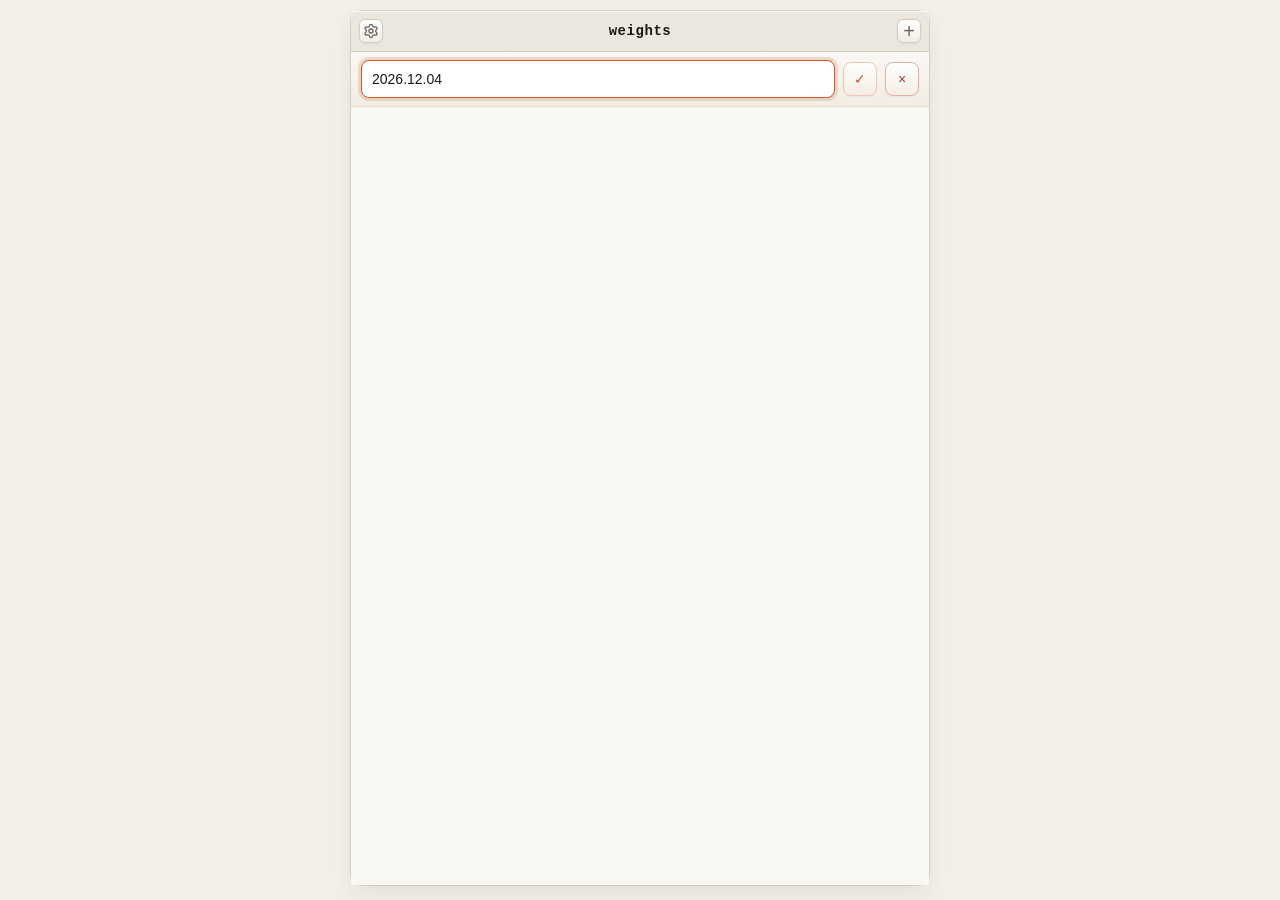
<file: index.html>
<!doctype html>
<html lang="en">
<head>
  <meta charset="utf-8" />
  <meta name="viewport" content="width=device-width,initial-scale=1,viewport-fit=cover" />
  <meta name="theme-color" content="#ece7de" />
  <meta name="mobile-web-app-capable" content="yes" />
  <meta name="apple-mobile-web-app-capable" content="yes" />
  <meta name="apple-mobile-web-app-title" content="Weights" />
  <title>Weights</title>
  <link rel="manifest" href="./manifest.webmanifest" />
  <link rel="icon" href="./icon-192.png?v=20260323" sizes="192x192" type="image/png" />
  <link rel="apple-touch-icon" sizes="180x180" href="./apple-touch-icon.png?v=20260323" />
  <link rel="stylesheet" href="./styles.css" />
</head>
<body class="boot">
  <div class="wrap">
    <div class="card">
      <div class="titleBar">
        <div class="titleMain">
          <button id="settingsBtn" class="settingsBtn" type="button" aria-label="Settings" title="Settings">
            <svg xmlns="http://www.w3.org/2000/svg" viewBox="0 0 24 24" fill="none" stroke-width="2" stroke-linecap="round" stroke-linejoin="round" aria-hidden="true">
              <path d="M9.671 4.136a2.34 2.34 0 0 1 4.659 0 2.34 2.34 0 0 0 3.319 1.915 2.34 2.34 0 0 1 2.33 4.033 2.34 2.34 0 0 0 0 3.831 2.34 2.34 0 0 1-2.33 4.033 2.34 2.34 0 0 0-3.319 1.915 2.34 2.34 0 0 1-4.659 0 2.34 2.34 0 0 0-3.32-1.915 2.34 2.34 0 0 1-2.33-4.033 2.34 2.34 0 0 0 0-3.831A2.34 2.34 0 0 1 6.35 6.051a2.34 2.34 0 0 0 3.319-1.915"></path>
              <circle cx="12" cy="12" r="3"></circle>
            </svg>
          </button>
          <span class="titleText">Weights</span>
          <button id="addWorkoutBtn" class="titleRightBtn" type="button" aria-label="Add workout" title="Add workout">+</button>
          <button id="backBtn" class="titleRightBtn hidden" type="button" aria-label="Back" title="Back">
            <svg xmlns="http://www.w3.org/2000/svg" viewBox="0 0 24 24" fill="none" stroke-width="2" stroke-linecap="round" stroke-linejoin="round" aria-hidden="true">
              <path d="m15 18-6-6 6-6"></path>
            </svg>
          </button>
        </div>
        <div id="titleMenu" class="titleMenu">
          <button id="importCsvBtn" class="titleMenuBtn" type="button">Import CSV</button>
          <button id="exportCsvBtn" class="titleMenuBtn" type="button">Export CSV</button>
          <div class="settingsGroup">
            <label class="settingsLabel" for="fontSizeSlider">
              <span>Font Size</span>
              <span id="fontSizeValue" class="settingsValue">10pt</span>
            </label>
            <input id="fontSizeSlider" class="settingsSlider" type="range" min="10" max="24" step="1" value="10" />
          </div>
          <div class="settingsGroup">
            <div class="settingsLabel">Theme Color</div>
            <div id="themeOptions" class="themeOptions" role="radiogroup" aria-label="Theme color"></div>
          </div>
          <button id="deleteAllBtn" class="titleMenuBtn danger" type="button">Delete All</button>
          <div id="deleteConfirmRow" class="deleteConfirmRow">
            <span class="deleteConfirmText">Are you sure?</span>
            <div class="deleteConfirmActions">
              <button id="deleteConfirmOkBtn" class="deleteConfirmBtn ok" type="button" aria-label="Confirm delete all" title="Confirm">✓</button>
              <button id="deleteConfirmCancelBtn" class="deleteConfirmBtn cancel" type="button" aria-label="Cancel delete all" title="Cancel">×</button>
            </div>
          </div>
          <input id="csvImportInput" class="fileInput" type="file" accept=".csv,text/csv" />
        </div>
      </div>
      <div id="mainAddHost"></div>
      <div id="importStatus" class="importStatus" aria-live="polite"></div>
      <div id="list"></div>
      <div id="historyDrawer" class="historyDrawer hidden">
        <div id="historyTab" class="historyTab" role="button" tabindex="0" aria-expanded="false">
          <div class="historyTabText">
            <span class="historyTabLabel">History</span>
            <span id="historyMeta" class="historyMeta"></span>
          </div>
          <div class="historyTabActions">
            <button id="historyFilterBtn" class="historyFilterBtn hidden" type="button" aria-label="Filter history" title="Filter history">
              <span id="historyFilterIcon" class="historyFilterIcon" aria-hidden="true"></span>
            </button>
            <span id="historyChevron" class="historyChevron" aria-hidden="true"></span>
          </div>
        </div>
        <div id="historyFilterBar" class="historyFilterBar hidden">
          <input id="historyWeightFilterInput" type="text" placeholder="Weight..." autocomplete="off" spellcheck="false" />
          <input id="historyRepsFilterInput" type="text" placeholder="Reps..." autocomplete="off" spellcheck="false" />
        </div>
        <div id="historyPanel" class="historyPanel">
          <div id="historyList" class="historyList"></div>
        </div>
      </div>
    </div>
  </div>

  <script src="./main.js"></script>
  <script async data-id="101502386" src="//static.getclicky.com/js"></script>
</body>
</html>
</file>
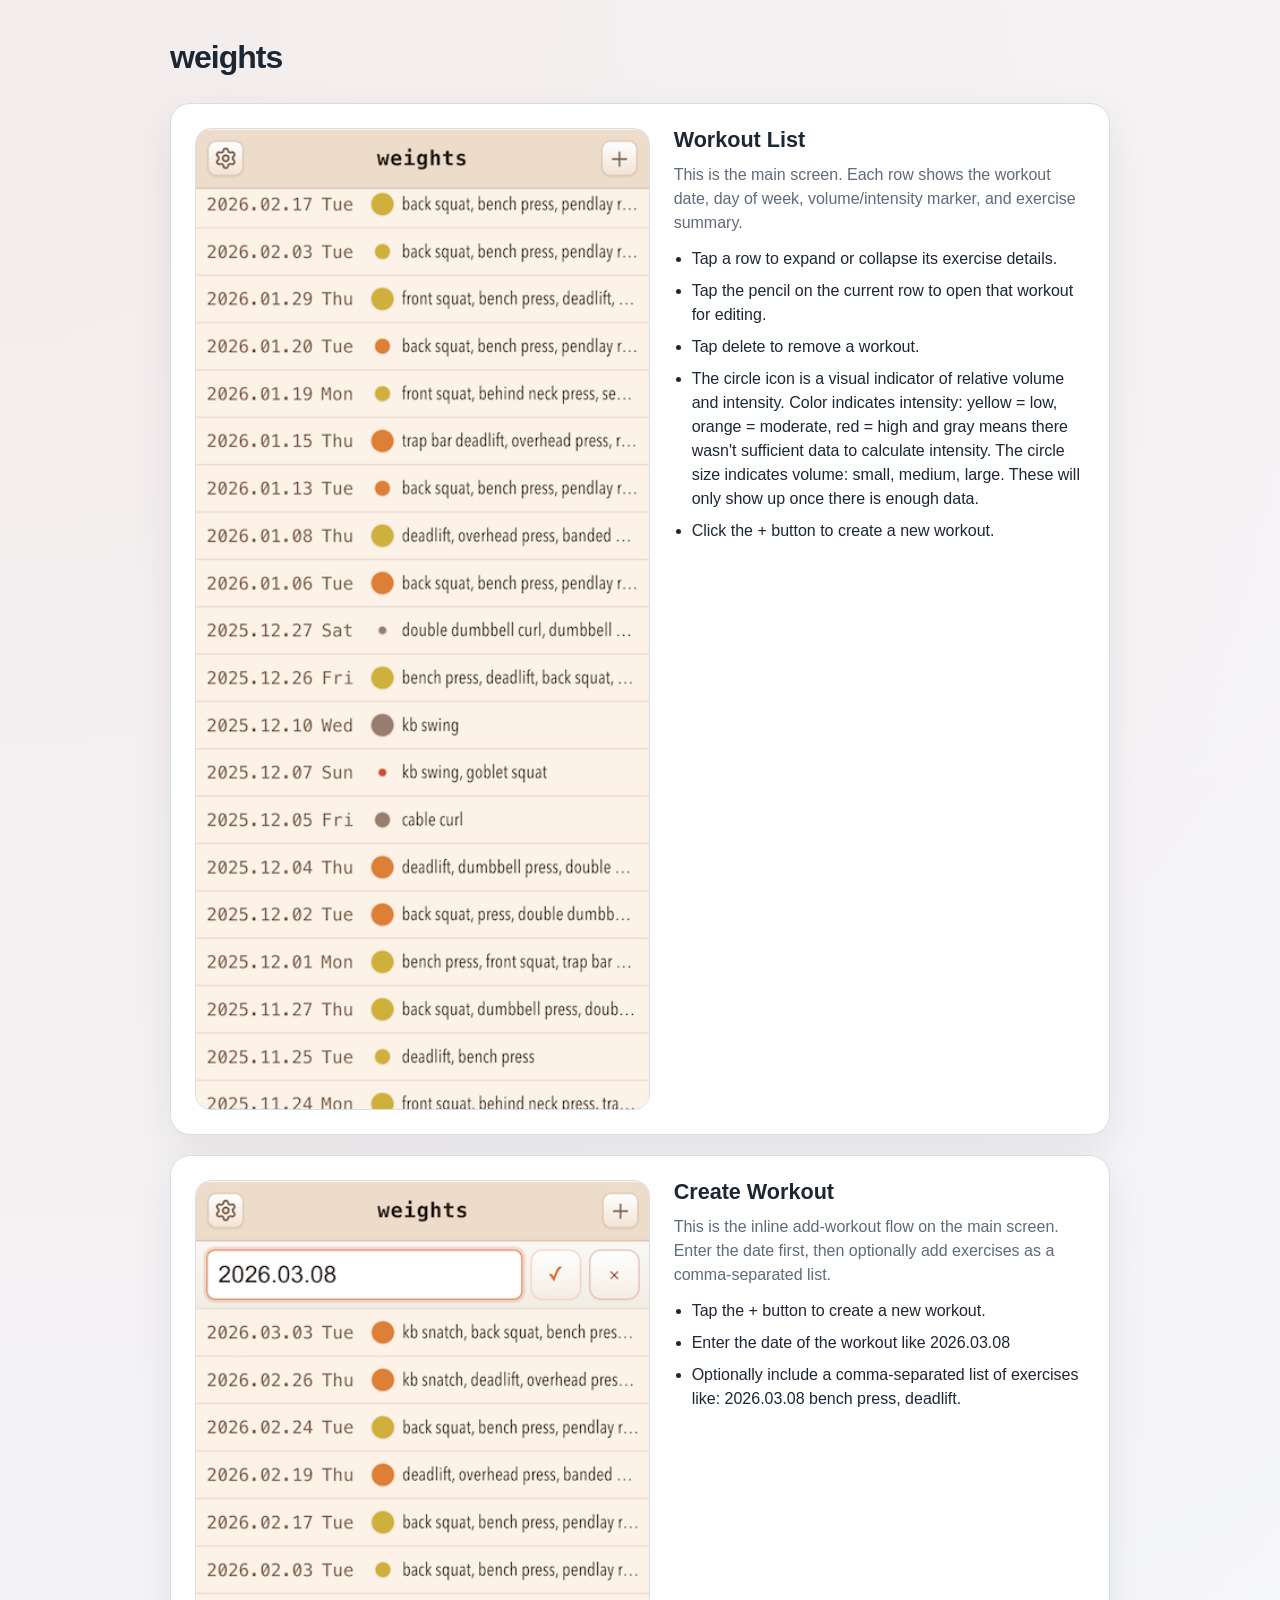
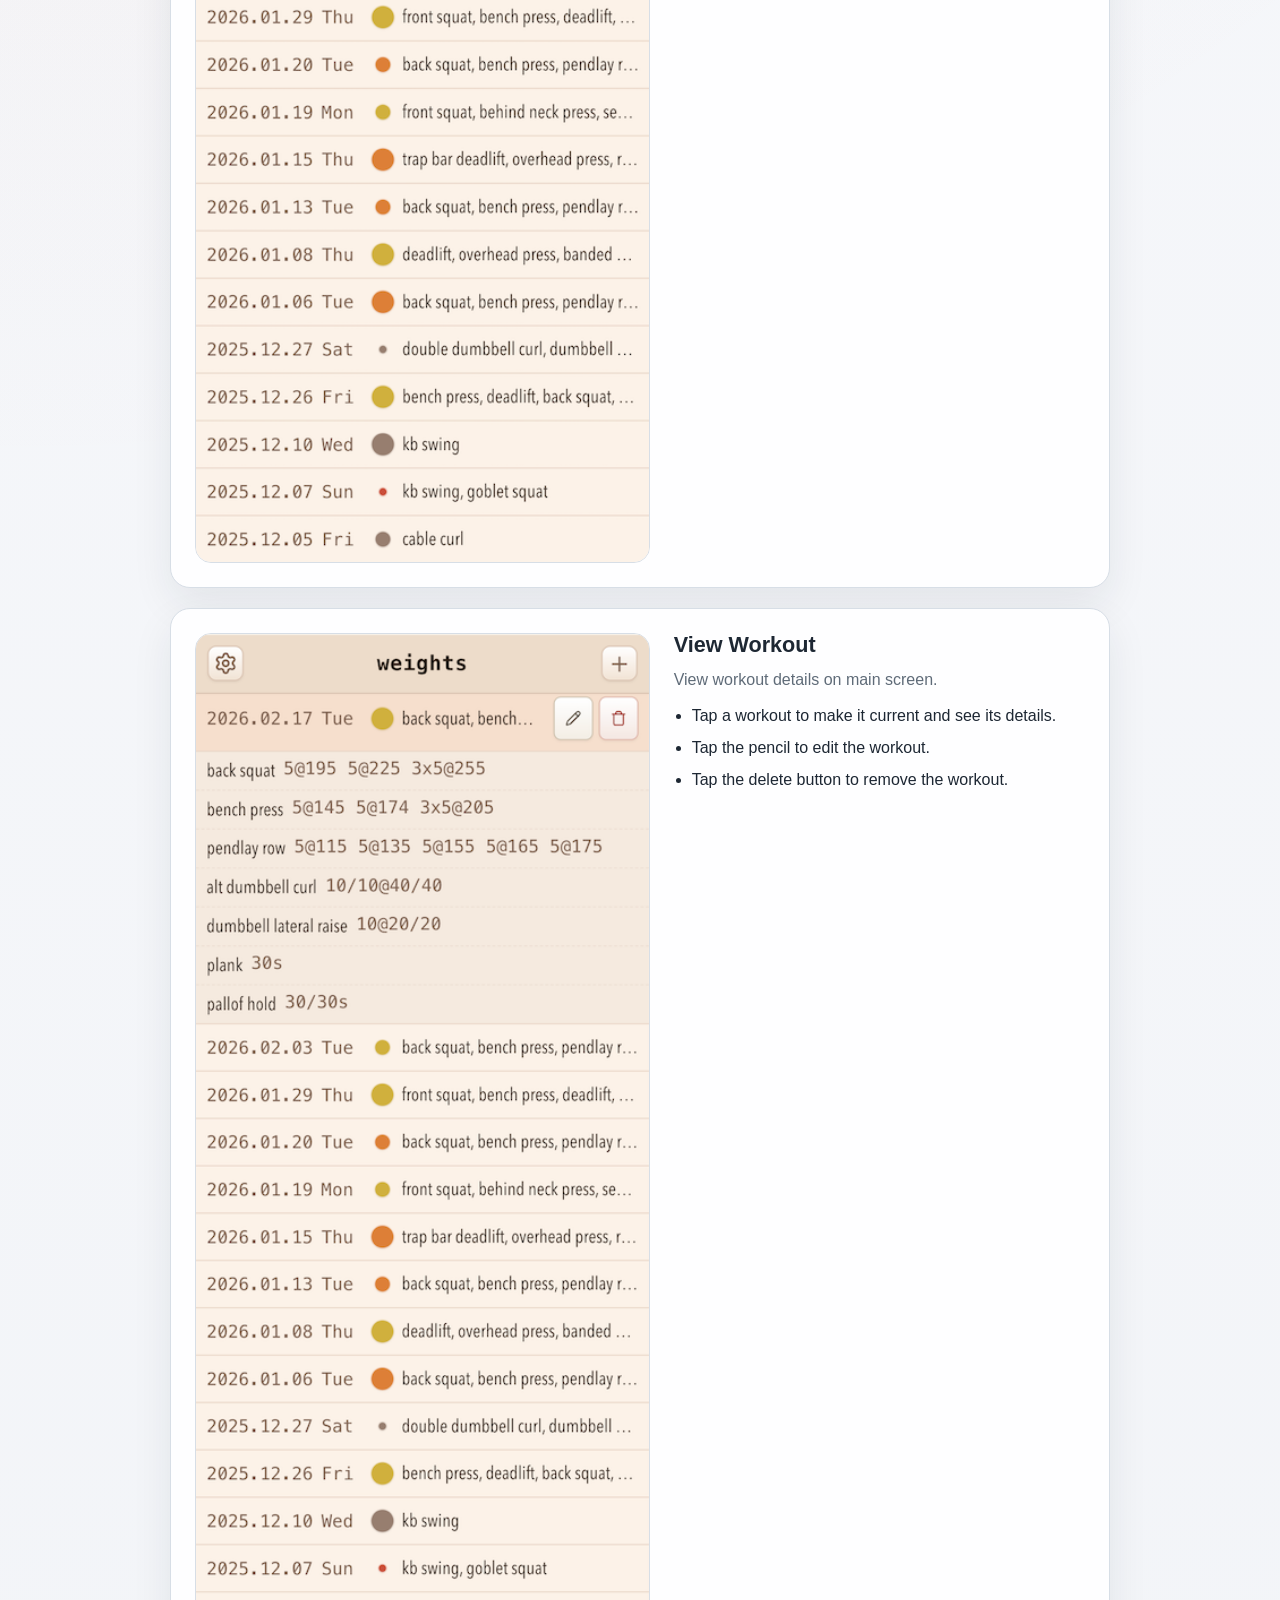
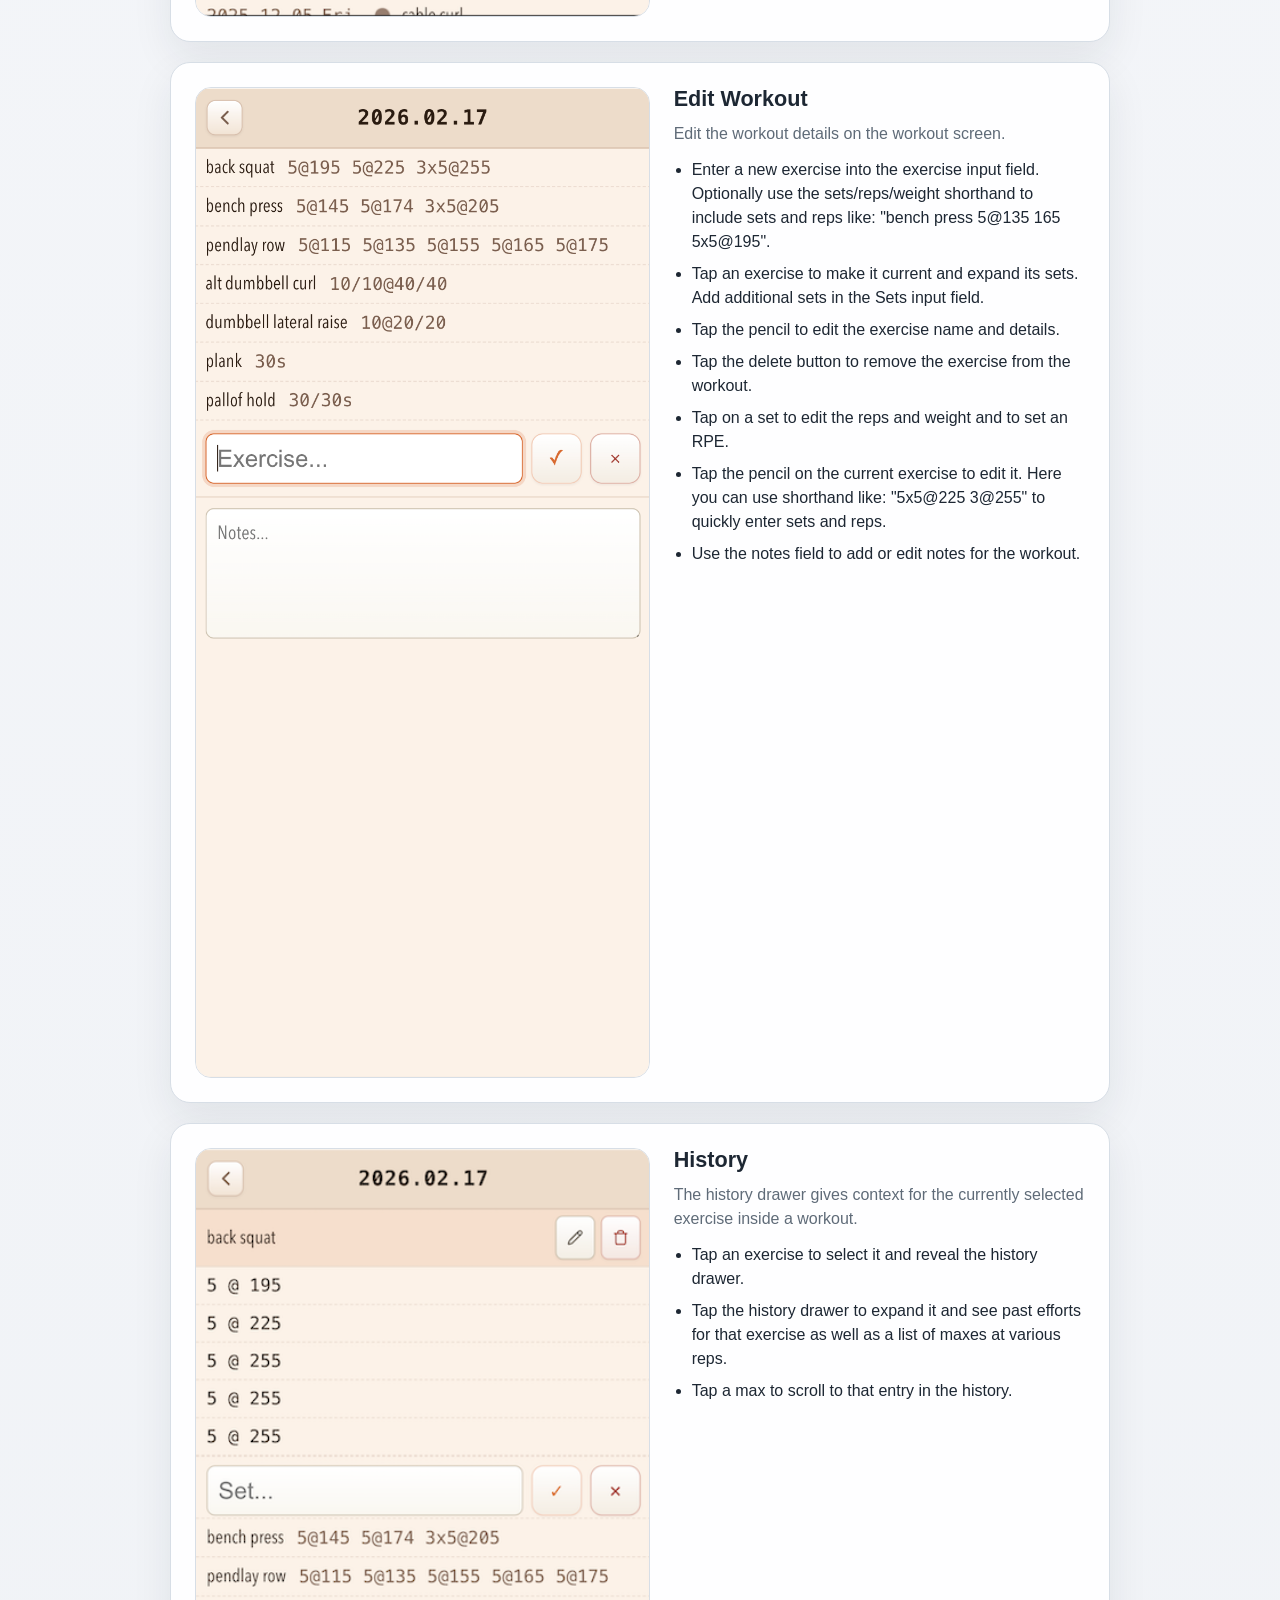
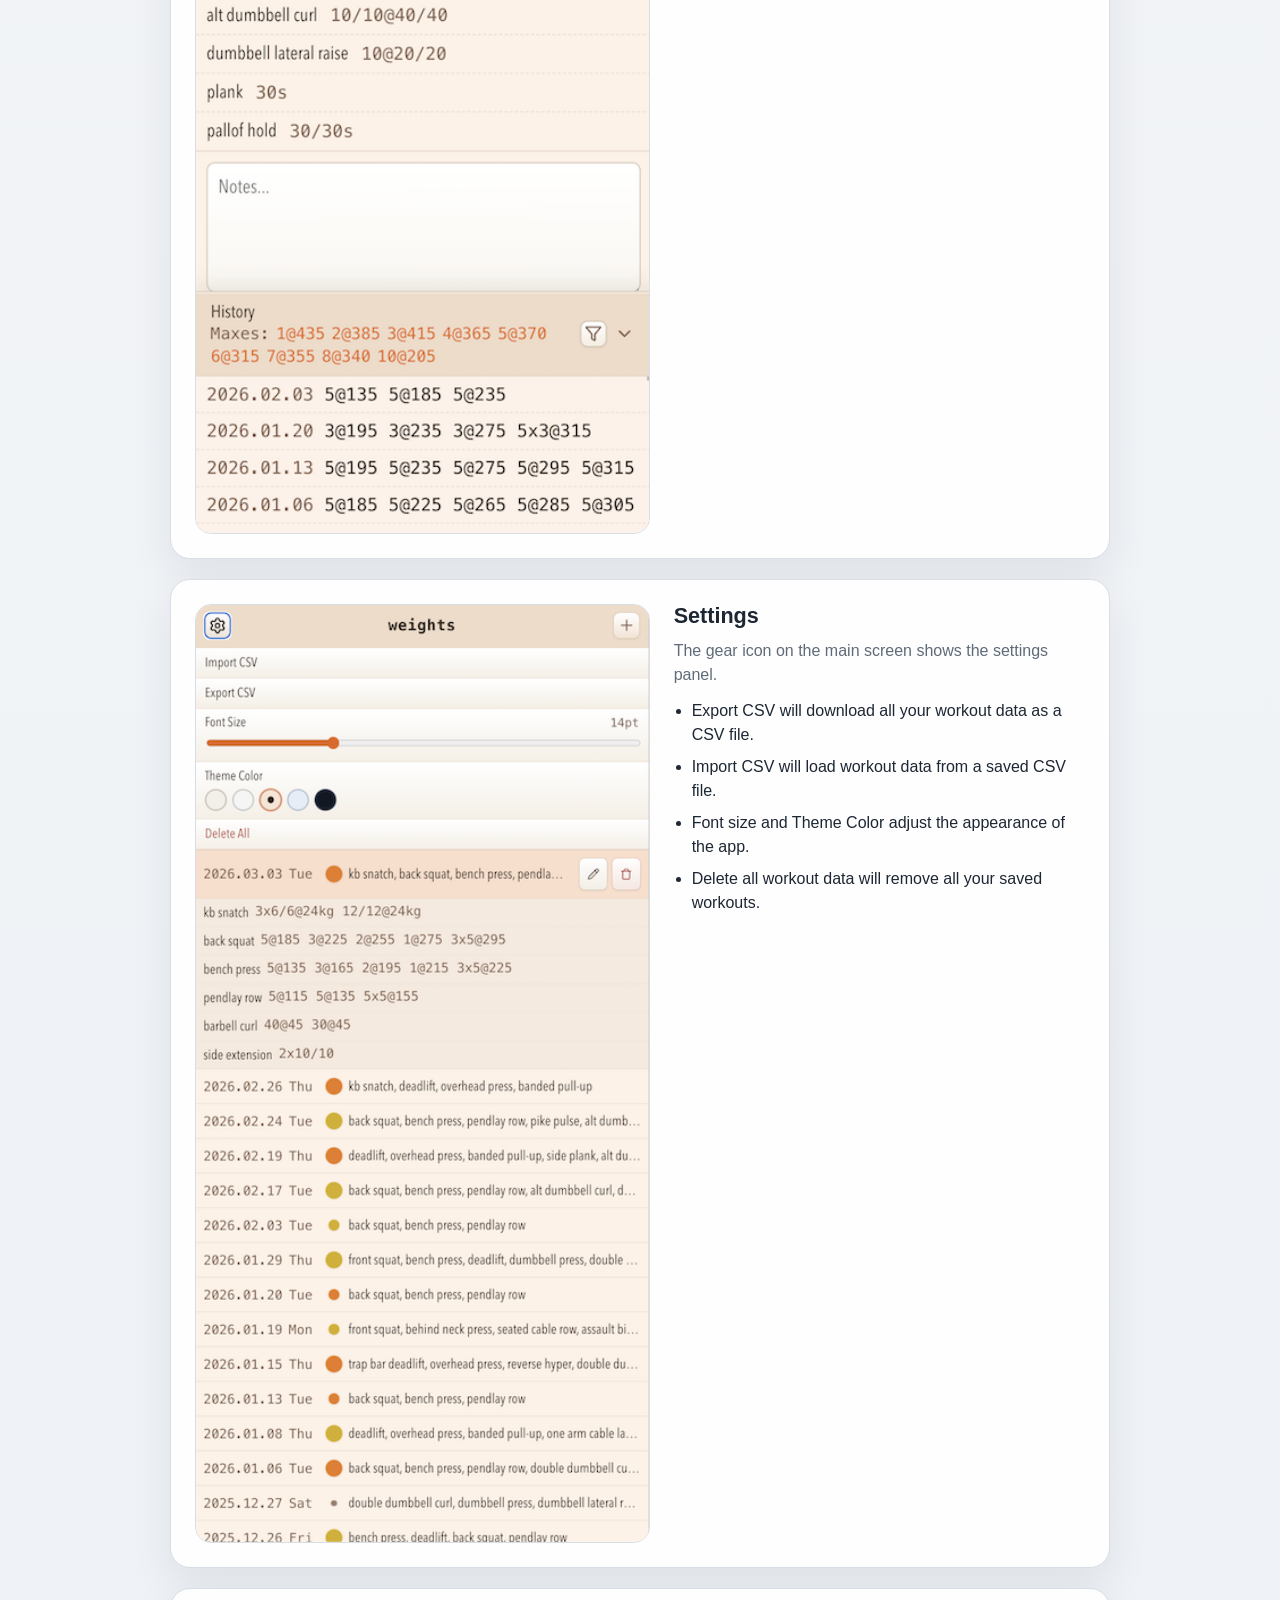
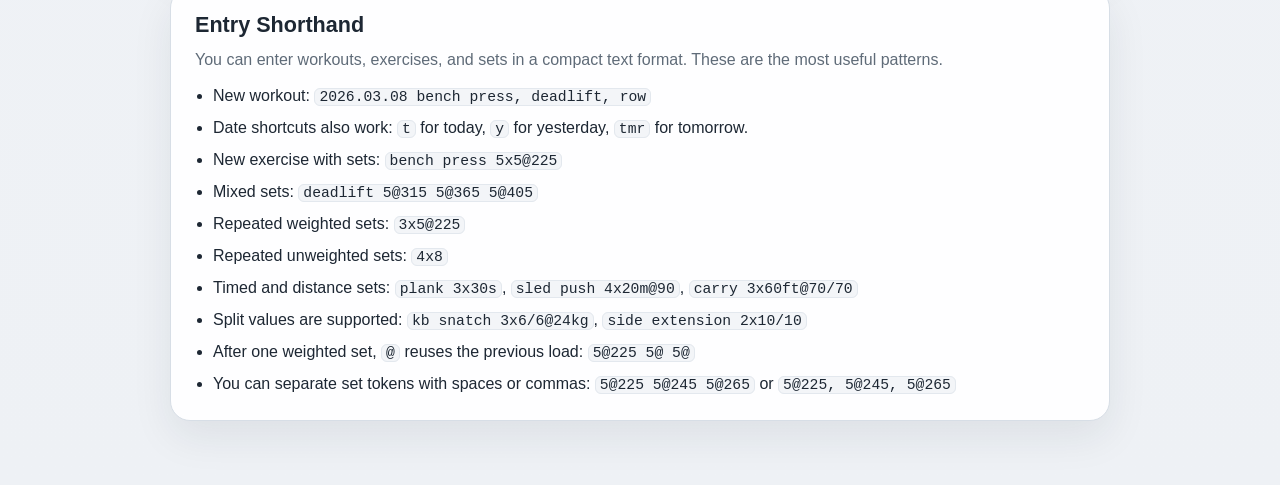
<file: docs/index.html>
<!DOCTYPE html>
<html lang="en">
<head>
  <meta charset="UTF-8">
  <meta name="viewport" content="width=device-width, initial-scale=1">
  <title>Weights UI Tour</title>
  <style>
    :root {
      --bg: #eef1f5;
      --surface: #ffffff;
      --ink: #1d2733;
      --muted: #5f6b78;
      --line: #d7dee6;
      --accent: #cc5b34;
      --shadow: 0 16px 40px rgba(20, 32, 45, 0.08);
    }

    * {
      box-sizing: border-box;
    }

    body {
      margin: 0;
      background:
        radial-gradient(circle at top left, rgba(204, 91, 52, 0.08), transparent 30%),
        linear-gradient(180deg, #f7f8fb 0%, var(--bg) 100%);
      color: var(--ink);
      font: 16px/1.5 "Avenir Next", "Segoe UI", sans-serif;
    }

    main {
      max-width: 980px;
      margin: 0 auto;
      padding: 40px 20px 64px;
    }

    header {
      margin-bottom: 28px;
    }

    h1 {
      margin: 0 0 8px;
      font-size: 2rem;
      line-height: 1.1;
      letter-spacing: -0.03em;
    }

    .lede {
      margin: 0;
      color: var(--muted);
      max-width: 680px;
    }

    .section {
      display: grid;
      gap: 24px;
      grid-template-columns: minmax(0, 1.05fr) minmax(280px, 0.95fr);
      align-items: start;
      padding: 24px;
      margin-top: 20px;
      background: color-mix(in srgb, var(--surface) 94%, #f4f6f8 6%);
      border: 1px solid var(--line);
      border-radius: 20px;
      box-shadow: var(--shadow);
    }

    .section.copyOnly {
      grid-template-columns: 1fr;
    }

    .shot {
      margin: 0;
    }

    .shot img {
      display: block;
      width: 100%;
      height: auto;
      border-radius: 16px;
      border: 1px solid var(--line);
      background: #dfe5eb;
    }

    .copy h2 {
      margin: 0 0 10px;
      font-size: 1.35rem;
      line-height: 1.15;
    }

    .copy p {
      margin: 0 0 12px;
      color: var(--muted);
    }

    .copy ul {
      margin: 0;
      padding-left: 18px;
    }

    .copy li + li {
      margin-top: 8px;
    }

    code {
      font: 0.92em/1.2 Menlo, Consolas, monospace;
      background: #f3f5f8;
      border: 1px solid #e3e8ee;
      border-radius: 6px;
      padding: 0 4px;
    }

    @media (max-width: 760px) {
      main {
        padding: 28px 14px 40px;
      }

      .section {
        grid-template-columns: 1fr;
        padding: 18px;
        border-radius: 16px;  
      }
    }
  </style>
</head>
<body>
  <main>
    <header>
      <h1>weights</h1>
    </header>

    <section class="section">
      <figure class="shot">
        <img src="workout-list.png" alt="Workout list screen">
      </figure>
      <div class="copy">
        <h2>Workout List</h2>
        <p>This is the main screen. Each row shows the workout date, day of week, volume/intensity marker, and exercise summary.</p>
        <ul>
          <li>Tap a row to expand or collapse its exercise details.</li>
          <li>Tap the pencil on the current row to open that workout for editing.</li>
          <li>Tap delete to remove a workout.</li>          
          <li>The circle icon is a visual indicator of relative volume and intensity. Color indicates intensity: yellow = low, orange = moderate, red = high and gray means there wasn't sufficient data to calculate intensity. The circle size indicates volume: small, medium, large. These will only show up once there is enough data.</li>  
          <li>Click the + button to create a new workout.</li>
        </ul>
      </div>
    </section>

    <section class="section">
      <figure class="shot">
        <img src="./create-workout.png" alt="Create workout">
      </figure>
      <div class="copy">
        <h2>Create Workout</h2>
        <p>This is the inline add-workout flow on the main screen. Enter the date first, then optionally add exercises as a comma-separated list.</p>
        <ul>
          <li>Tap the + button to create a new workout.</li>
          <li>Enter the date of the workout like 2026.03.08</li>
          <li>Optionally include a comma-separated list of exercises like: 2026.03.08 bench press, deadlift.</li>
        </ul>
      </div>
    </section>

    <section class="section">
      <figure class="shot">
        <img src="./view-workout.png" alt="Workout detail">
      </figure>
      <div class="copy">
        <h2>View Workout</h2>
        <p>View workout details on main screen.</p>
        <ul>
          <li>Tap a workout to make it current and see its details.</li>
          <li>Tap the pencil to edit the workout.</li>
          <li>Tap the delete button to remove the workout.</li>
        </ul>
      </div>
    </section>

    <section class="section">
      <figure class="shot">
        <img src="./edit-workout.png" alt="Workout editing screen">
      </figure>
      <div class="copy">
        <h2>Edit Workout</h2>
        <p>Edit the workout details on the workout screen.</p>
        <ul>
          <li>Enter a new exercise into the exercise input field. Optionally use the sets/reps/weight shorthand to include sets and reps like: "bench press 5@135 165 5x5@195".</li>
          <li>Tap an exercise to make it current and expand its sets. Add additional sets in the Sets input field.</li>
          <li>Tap the pencil to edit the exercise name and details.</li>
          <li>Tap the delete button to remove the exercise from the workout.</li>
          <li>Tap on a set to edit the reps and weight and to set an RPE.</li>
          <li>Tap the pencil on the current exercise to edit it. Here you can use shorthand like: "5x5@225 3@255" to quickly enter sets and reps.</li>
          <li>Use the notes field to add or edit notes for the workout.</li>
        </ul>
      </div>
    </section>

    <section class="section">
      <figure class="shot">
        <img src="./history.png" alt="Exercise history drawer">
      </figure>
      <div class="copy">
        <h2>History</h2>
        <p>The history drawer gives context for the currently selected exercise inside a workout.</p>
        <ul>
          <li>Tap an exercise to select it and reveal the history drawer.</li>
          <li>Tap the history drawer to expand it and see past efforts for that exercise as well as a list of maxes at various reps.</li>
          <li>Tap a max to scroll to that entry in the history.</li>
        </ul>
      </div>
    </section>

    <section class="section">
      <figure class="shot">
        <img src="./settings.png" alt="Settings">
      </figure>
      <div class="copy">
        <h2>Settings</h2>
        <p>The gear icon on the main screen shows the settings panel.</p>
        <ul>
          <li>Export CSV will download all your workout data as a CSV file.</li>
          <li>Import CSV will load workout data from a saved CSV file.</li>
          <li>Font size and Theme Color adjust the appearance of the app.</li>
          <li>Delete all workout data will remove all your saved workouts.</li>
        </ul>
      </div>
    </section>

    <section class="section copyOnly">
      <div class="copy">
        <h2>Entry Shorthand</h2>
        <p>You can enter workouts, exercises, and sets in a compact text format. These are the most useful patterns.</p>
        <ul>
          <li>New workout: <code>2026.03.08 bench press, deadlift, row</code></li>
          <li>Date shortcuts also work: <code>t</code> for today, <code>y</code> for yesterday, <code>tmr</code> for tomorrow.</li>
          <li>New exercise with sets: <code>bench press 5x5@225</code></li>
          <li>Mixed sets: <code>deadlift 5@315 5@365 5@405</code></li>
          <li>Repeated weighted sets: <code>3x5@225</code></li>
          <li>Repeated unweighted sets: <code>4x8</code></li>
          <li>Timed and distance sets: <code>plank 3x30s</code>, <code>sled push 4x20m@90</code>, <code>carry 3x60ft@70/70</code></li>
          <li>Split values are supported: <code>kb snatch 3x6/6@24kg</code>, <code>side extension 2x10/10</code></li>
          <li>After one weighted set, <code>@</code> reuses the previous load: <code>5@225 5@ 5@</code></li>
          <li>You can separate set tokens with spaces or commas: <code>5@225 5@245 5@265</code> or <code>5@225, 5@245, 5@265</code></li>
        </ul>
      </div>
    </section>
  </main>
</body>
</html>
</file>
<file: styles.css>
:root{
      --bg:#f2efe9;
      --surface:#f9f7f2;
      --surface2:#f1ece4;
      --ink:#1a1815;
      --muted:#6c655c;
      --line:#d2cbc0;
      --line2:#e5dfd4;
      --bar:#ece7de;
      --accent:#c55a2a;
      --accent-soft:#f4e2d8;
      --focus:#c55a2a;
      --font-scale:1;
      --font-size-pt:10pt;
      --control-scale:var(--font-scale);
      --control-xs:calc(18px * var(--control-scale));
      --control-sm:calc(22px * var(--control-scale));
      --control-md:calc(24px * var(--control-scale));
      --control-lg:calc(34px * var(--control-scale));
      --icon-xs:calc(11px * var(--control-scale));
      --icon-sm:calc(12px * var(--control-scale));
      --icon-md:calc(14px * var(--control-scale));
      --icon-lg:calc(16px * var(--control-scale));
      --radius-xs:calc(5px * var(--control-scale));
      --radius-sm:calc(6px * var(--control-scale));
      --radius-md:calc(8px * var(--control-scale));
      --mono:"Iosevka SS08", "Input Mono", "Cascadia Mono", Menlo, Monaco, Consolas, "Courier New", monospace;
      --sans:"Avenir Next Condensed", "Avenir Next", "Optima", "Segoe UI", sans-serif;
    }
    *{ box-sizing:border-box; }
    html,
    body{
      height:100%;
    }
    body{
      margin:0;
      min-height:100dvh;
      background:var(--bg);
      color:var(--ink);
      font-family:var(--sans);
      -webkit-font-smoothing:antialiased;
      -moz-osx-font-smoothing:grayscale;
      text-rendering:optimizeLegibility;
    }
    .wrap{
      max-width:600px;
      width:100%;
      margin:0 auto;
      min-height:100dvh;
      padding: env(safe-area-inset-top) 10px env(safe-area-inset-bottom) 10px;
      display:flex;
      flex-direction:column;
    }
    .card{
      flex:1 1 auto;
      min-height:0;
      display:flex;
      flex-direction:column;
      border:1px solid var(--line);
      border-radius:12px;
      overflow:visible;
      margin:10px 0 14px;
      background:var(--surface);
      box-shadow:
        0 1px 0 rgba(255,255,255,.82) inset,
        0 10px 20px rgba(40,32,24,.06);
    }
    .titleBar{
      position:sticky;
      top:0;
      z-index:20;
      background:var(--bar);
      border-bottom:1px solid var(--line);
      box-shadow:0 1px 0 rgba(255,255,255,.7) inset;
      backdrop-filter:saturate(1.03) blur(2px);
    }
    .titleMain{
      position:relative;
      display:flex;
      align-items:center;
      justify-content:center;
      min-height:calc(40px * var(--font-scale));
      padding:calc(8px * var(--font-scale)) calc(40px * var(--font-scale));
    }
    .titleText{
      font-family:var(--mono);
      font-size:calc(14px * var(--font-scale));
      line-height:1.2;
      font-weight:600;
      letter-spacing:.55px;
      text-transform:lowercase;
      text-align:center;
      width:100%;
      user-select:none;
      -webkit-user-select:none;
    }
    @keyframes fadeSlideIn{
      from{ opacity:0; transform:translateY(6px); }
      to{ opacity:1; transform:translateY(0); }
    }
    @keyframes rowRise{
      from{ opacity:0; transform:translateY(8px); }
      to{ opacity:1; transform:translateY(0); }
    }
    body.boot .titleBar{
      animation:fadeSlideIn .34s cubic-bezier(.2,.72,.15,1) both;
    }
    body.boot #list .row{
      opacity:0;
      animation:rowRise .34s cubic-bezier(.2,.72,.15,1) both;
    }
    body.boot #list .row:nth-child(1){ animation-delay:.04s; }
    body.boot #list .row:nth-child(2){ animation-delay:.07s; }
    body.boot #list .row:nth-child(3){ animation-delay:.10s; }
    body.boot #list .row:nth-child(4){ animation-delay:.13s; }
    body.boot #list .row:nth-child(5){ animation-delay:.16s; }
    body.boot #list .row:nth-child(6){ animation-delay:.19s; }
    body.boot #list .row:nth-child(7){ animation-delay:.22s; }
    body.boot #list .row:nth-child(8){ animation-delay:.25s; }
    @media (prefers-reduced-motion: reduce){
      body.boot .titleBar,
      body.boot #list .row{
        animation:none !important;
        opacity:1 !important;
        transform:none !important;
      }
      *{
        scroll-behavior:auto !important;
      }
    }
    .settingsBtn{
      position:absolute;
      left:calc(8px * var(--font-scale));
      top:50%;
      transform:translateY(-50%);
      width:var(--control-md);
      height:var(--control-md);
      border:1px solid var(--line);
      border-radius:var(--radius-sm);
      padding:0;
      background:linear-gradient(180deg, #fff 0%, var(--surface2) 100%);
      color:var(--muted);
      display:inline-flex;
      align-items:center;
      justify-content:center;
      touch-action:manipulation;
      z-index:2;
      box-shadow:
        0 1px 0 rgba(255,255,255,.86) inset,
        0 1px 2px rgba(0,0,0,.06);
      transition:color .14s ease, border-color .14s ease, box-shadow .14s ease, background .14s ease;
    }
    .settingsBtn svg{
      width:var(--icon-lg);
      height:var(--icon-lg);
      display:block;
      stroke:currentColor;
    }
    .settingsBtn.open{
      background:linear-gradient(180deg, #fff 0%, #ece4d9 100%);
      color:var(--ink);
      border-color:#c7b9a7;
    }
    .titleRightBtn{
      position:absolute;
      right:calc(8px * var(--font-scale));
      top:50%;
      transform:translateY(-50%);
      width:var(--control-md);
      height:var(--control-md);
      border:1px solid var(--line);
      border-radius:var(--radius-sm);
      padding:0;
      background:linear-gradient(180deg, #fff 0%, var(--surface2) 100%);
      color:var(--muted);
      display:inline-flex;
      align-items:center;
      justify-content:center;
      touch-action:manipulation;
      z-index:2;
      font-family:var(--sans);
      font-size:calc(20px * var(--font-scale));
      line-height:1;
      font-weight:400;
      box-shadow:
        0 1px 0 rgba(255,255,255,.86) inset,
        0 1px 2px rgba(0,0,0,.06);
      transition:color .14s ease, border-color .14s ease, box-shadow .14s ease, background .14s ease;
    }
    .titleRightBtn svg{
      width:var(--icon-lg);
      height:var(--icon-lg);
      display:block;
      stroke:currentColor;
    }
    .titleRightBtn:active{
      background:linear-gradient(180deg, #f8f4ec 0%, #e7dece 100%);
      color:var(--ink);
      box-shadow:inset 0 1px 2px rgba(0,0,0,.1);
    }
    #backBtn{
      left:calc(8px * var(--font-scale));
      right:auto;
    }
    .hidden{
      display:none !important;
    }
    .titleMenu{
      max-height:0;
      overflow:hidden;
      border-top:0 solid var(--line2);
      transition:max-height .18s cubic-bezier(.25,.72,.2,1), border-width .18s ease;
    }
    .titleMenu.show{
      max-height:420px;
      border-top:1px solid var(--line2);
    }
    .titleMenuBtn{
      width:100%;
      border:0;
      border-bottom:1px solid var(--line2);
      background:linear-gradient(180deg, #fff 0%, #f4efe7 100%);
      color:var(--ink);
      font-family:var(--sans);
      font-size:calc(12px * var(--font-scale));
      line-height:1.2;
      text-align:left;
      padding:9px 12px;
      touch-action:manipulation;
      letter-spacing:.1px;
      transition:background .12s ease, color .12s ease;
    }
    .titleMenuBtn.danger{
      color:#a33d33;
    }
    .titleMenuBtn:active{
      background:linear-gradient(180deg, #f6efe6 0%, #ece3d6 100%);
    }
    .settingsGroup{
      padding:8px 12px 10px;
      border-bottom:1px solid var(--line2);
      background:linear-gradient(180deg, #fff 0%, #f4efe7 100%);
    }
    .settingsLabel{
      display:flex;
      align-items:center;
      justify-content:space-between;
      gap:8px;
      font-family:var(--sans);
      font-size:calc(12px * var(--font-scale));
      color:var(--ink);
      margin-bottom:6px;
      line-height:1.2;
    }
    .settingsValue{
      font-family:var(--mono);
      color:var(--muted);
      font-size:calc(11px * var(--font-scale));
    }
    .settingsSlider{
      width:100%;
      accent-color:var(--accent);
      touch-action:manipulation;
    }
    .themeOptions{
      display:flex;
      gap:7px;
      flex-wrap:wrap;
    }
    .themeOption{
      width:calc(20px * var(--font-scale));
      height:calc(20px * var(--font-scale));
      border-radius:999px;
      border:1px solid var(--theme-line, var(--line));
      background:var(--theme-bg, var(--bg));
      box-shadow:inset 0 0 0 1px color-mix(in srgb, var(--theme-bg, var(--bg)) 70%, var(--theme-ink, var(--ink)) 30%);
      padding:0;
      touch-action:manipulation;
      position:relative;
    }
    .themeOption.active{
      border-color:var(--accent);
      box-shadow:
        0 0 0 1px color-mix(in srgb, var(--accent) 55%, #fff 45%),
        inset 0 0 0 1px color-mix(in srgb, var(--theme-bg, var(--bg)) 70%, var(--theme-ink, var(--ink)) 30%);
    }
    .themeOption.active::after{
      content:"";
      position:absolute;
      left:50%;
      top:50%;
      width:calc(6px * var(--font-scale));
      height:calc(6px * var(--font-scale));
      transform:translate(-50%, -50%);
      border-radius:999px;
      background:var(--theme-ink, var(--ink));
    }
    .deleteConfirmRow{
      display:none;
      align-items:center;
      justify-content:space-between;
      gap:8px;
      padding:8px 12px;
      border-bottom:1px solid var(--line2);
      background:#fff;
    }
    .deleteConfirmRow.show{
      display:flex;
    }
    .deleteConfirmText{
      font-size:calc(12px * var(--font-scale));
      color:#a33d33;
      line-height:1.2;
    }
    .deleteConfirmActions{
      display:flex;
      align-items:center;
      gap:calc(6px * var(--font-scale));
    }
    .deleteConfirmBtn{
      width:var(--control-sm);
      height:var(--control-sm);
      border:1px solid #cabda9;
      border-radius:var(--radius-sm);
      background:linear-gradient(180deg, #fff 0%, #f4eee6 100%);
      color:#534a3f;
      font-family:var(--sans);
      font-size:calc(12px * var(--font-scale));
      line-height:calc(var(--control-sm) - 2px);
      text-align:center;
      padding:0;
      touch-action:manipulation;
      box-shadow:
        0 1px 0 rgba(255,255,255,.82) inset,
        0 1px 2px rgba(0,0,0,.05);
    }
    .deleteConfirmBtn.ok{
      border-color:color-mix(in srgb, var(--accent) 34%, #fff 66%);
      color:var(--accent);
    }
    .deleteConfirmBtn.cancel{
      border-color:#dcaca2;
      color:#a33d33;
    }
    .deleteConfirmBtn:active{
      background:linear-gradient(180deg, #f5eee5 0%, #e9dfd2 100%);
      box-shadow:inset 0 1px 2px rgba(0,0,0,.1);
    }
    #mainAddHost{
      overflow:hidden;
    }
    #list{
      background:var(--surface);
      flex:1 1 auto;
      min-height:0;
    }
    #mainAddHost .inputRow{
      background:linear-gradient(180deg, #faf8f4 0%, #f2ede4 100%);
      border-bottom:1px solid var(--line2);
      padding:8px 10px;
    }
    .fileInput{
      display:none;
    }
    .importStatus{
      max-height:0;
      overflow:hidden;
      padding:0 12px;
      font-size:calc(11px * var(--font-scale));
      line-height:1.2;
      color:var(--muted);
      border-bottom:0 solid var(--line2);
      transition:max-height .15s ease, padding .15s ease, border-width .15s ease;
      background:color-mix(in srgb, var(--surface) 92%, white 8%);
    }
    .importStatus.show{
      max-height:40px;
      padding:6px 12px;
      border-bottom:1px solid var(--line2);
    }
    .importStatus.error{
      color:#a33d33;
    }

    .row{
      padding:0;
      border-bottom:1px solid var(--line2);
      user-select:none;
      -webkit-user-select:none;
      touch-action:manipulation;
      transition:background .14s ease;
    }
    .row:last-child{ border-bottom:none; }

    /* Workout collapsed: ONE LINE, ellide */
    .workoutLine{
      display:flex;
      align-items:center;
      gap:8px;
      min-width:0;
      white-space:nowrap;
      overflow:hidden;
      padding:10px 10px;
      transition:background .14s ease;
    }
    .currentFocus{
      background:var(--accent-soft);
    }
    .date{
      font-family:var(--mono);
      font-size:calc(12px * var(--font-scale));
      color:var(--muted);
      flex:0 0 auto;
    }
    .dow{
      font-family:var(--mono);
      font-size:calc(12px * var(--font-scale));
      color:var(--muted);
      width:calc(28px * var(--font-scale));
      flex:0 0 calc(28px * var(--font-scale));
      text-align:left;
    }
    .workoutIndicator{
      display:inline-flex;
      align-items:center;
      justify-content:center;
      width:calc(15px * var(--font-scale));
      height:calc(15px * var(--font-scale));
      flex:0 0 calc(15px * var(--font-scale));
    }
    .workoutIndicator::before{
      content:"";
      display:block;
      width:var(--indicator-size);
      height:var(--indicator-size);
      border-radius:999px;
      background:currentColor;
      box-shadow:
        0 0 0 1px color-mix(in srgb, currentColor 18%, transparent),
        0 1px 2px rgba(0,0,0,.08);
    }
    .workoutIndicatorVolumeSmall{
      --indicator-size:calc(5px * var(--font-scale));
    }
    .workoutIndicatorVolumeMedium{
      --indicator-size:calc(10px * var(--font-scale));
    }
    .workoutIndicatorVolumeLarge{
      --indicator-size:calc(15px * var(--font-scale));
    }
    .workoutIndicatorIntensityLow{
      color:#d0b03c;
    }
    .workoutIndicatorIntensityMedium{
      color:#dc7f37;
    }
    .workoutIndicatorIntensityHigh{
      color:#ca4e3a;
    }
    .workoutIndicatorIntensityUnavailable{
      color:color-mix(in srgb, var(--muted) 78%, var(--surface) 22%);
    }
    .workoutText{
      font-size:calc(12.5px * var(--font-scale));
      color:var(--ink);
      flex:1 1 auto;
      min-width:0;
      overflow:hidden;
      text-overflow:ellipsis;
      white-space:nowrap;
    }
    .rowSpacer{
      flex:1 1 auto;
      min-width:0;
    }
    .rowActions{
      display:flex;
      align-items:center;
      gap:calc(4px * var(--font-scale));
      flex:0 0 auto;
    }
    .rowEditBtn{
      border:1px solid #cbbfac;
      border-radius:var(--radius-xs);
      background:linear-gradient(180deg, #fff 0%, #f3eee5 100%);
      color:#5f564a;
      width:auto;
      height:auto;
      min-height:calc(14px * var(--font-scale) + 22px);
      min-width:var(--control-xs);
      padding:10px;
      flex:0 0 auto;
      font-family:var(--sans);
      touch-action:manipulation;
      display:inline-flex;
      align-items:center;
      justify-content:center;
      line-height:1;
      box-shadow:
        0 1px 0 rgba(255,255,255,.86) inset,
        0 1px 2px rgba(0,0,0,.05);
      transition:background .12s ease, box-shadow .12s ease, color .12s ease;
    }
    .rowEditBtn svg{
      width:var(--icon-xs);
      height:var(--icon-xs);
      display:block;
      stroke:currentColor;
    }
    .rowSelect{
      border:1px solid #cbbfac;
      border-radius:var(--radius-xs);
      background:linear-gradient(180deg, #fff 0%, #f3eee5 100%);
      color:#5f564a;
      height:auto;
      min-width:calc(54px * var(--font-scale));
      padding:10px calc(16px * var(--font-scale)) 10px calc(8px * var(--font-scale));
      flex:0 0 auto;
      font-family:var(--sans);
      font-size:calc(11px * var(--font-scale));
      line-height:1;
      box-shadow:
        0 1px 0 rgba(255,255,255,.86) inset,
        0 1px 2px rgba(0,0,0,.05);
      transition:border-color .12s ease, box-shadow .12s ease, color .12s ease;
    }
    .rowSelect:focus{
      outline:none;
      border-color:var(--focus);
      box-shadow:
        0 0 0 2px color-mix(in srgb, var(--accent) 18%, transparent),
        0 1px 0 rgba(255,255,255,.86) inset,
        0 1px 2px rgba(0,0,0,.05);
    }
    .rowRpeSelect{
      min-width:calc(58px * var(--font-scale));
    }
    .rowDeleteBtn{
      border:1px solid #ddb1a6;
      border-radius:var(--radius-xs);
      background:linear-gradient(180deg, #fff 0%, #f4e7e2 100%);
      color:#a33d33;
      width:auto;
      height:auto;
      min-height:calc(14px * var(--font-scale) + 22px);
      min-width:var(--control-xs);
      padding:10px;
      flex:0 0 auto;
      font-family:var(--sans);
      touch-action:manipulation;
      display:inline-flex;
      align-items:center;
      justify-content:center;
      line-height:1;
      box-shadow:
        0 1px 0 rgba(255,255,255,.86) inset,
        0 1px 2px rgba(0,0,0,.05);
      transition:background .12s ease, box-shadow .12s ease, color .12s ease;
    }
    .rowDeleteBtn svg{
      width:var(--icon-xs);
      height:var(--icon-xs);
      display:block;
      stroke:currentColor;
    }
    .rowActionSlot{
      width:var(--control-xs);
      height:var(--control-xs);
      flex:0 0 var(--control-xs);
      display:flex;
      align-items:center;
      justify-content:center;
    }
    .mainWorkoutDetails{
      border-top:1px solid var(--line2);
      background:color-mix(in srgb, var(--surface2) 76%, #fff 24%);
    }
    .mainWorkoutDetail{
      display:flex;
      align-items:flex-start;
      gap:8px;
      min-width:0;
      padding:6px 10px;
      border-top:1px dashed color-mix(in srgb, var(--line2) 78%, #fff 22%);
    }
    .mainWorkoutDetail:first-child{
      border-top:none;
    }
    .mainWorkoutDetailName{
      font-family:var(--sans);
      font-size:calc(12.5px * var(--font-scale));
      color:var(--ink);
      flex:0 0 auto;
      white-space:nowrap;
    }
    .mainWorkoutDetailSummary{
      font-family:var(--mono);
      font-size:calc(12px * var(--font-scale));
      color:var(--muted);
      min-width:0;
      overflow-wrap:anywhere;
    }

    .exerciseLine{
      font-size:calc(12px * var(--font-scale));
      line-height:1.35;
      color:var(--ink);
      padding:0;
      border-top:1px dashed color-mix(in srgb, var(--line2) 80%, #fff 20%);
      font-family:var(--mono);
      touch-action:manipulation;
    }
    .exerciseLine:first-of-type{ border-top:none; }
    .exerciseTop{
      display:flex;
      align-items:center;
      gap:6px;
      min-width:0;
      padding:6px 10px;
      transition:background .14s ease;
    }
    .exerciseName{
      font-family:var(--sans);
      font-weight:400;
      font-size:calc(12.5px * var(--font-scale));
      margin-right:6px;
    }
    .setsSummary{
      font-family:var(--mono);
      font-size:calc(12px * var(--font-scale));
      color:var(--muted);
    }
    .setsList{
      margin-top:0;
      border-top:1px solid var(--line2);
      padding-top:0;
    }
    .setLine{
      font-family:var(--mono);
      font-size:calc(12px * var(--font-scale));
      padding:6px 10px;
      border-bottom:1px dashed color-mix(in srgb, var(--line2) 80%, #fff 20%);
      touch-action:manipulation;
      display:flex;
      align-items:center;
      gap:6px;
      transition:background .14s ease, color .14s ease;
    }
    .setLine.setInvalid{
      background:#fff2f0;
    }
    .setLine.setInvalid.currentFocus{
      background:#fde3dd;
    }
    .setLine:last-child{ border-bottom:none; }
    .setValue{ min-width:0; }
    .setMeta{
      font-family:var(--sans);
      font-size:calc(11px * var(--font-scale));
      color:var(--muted);
      white-space:nowrap;
      flex:0 0 auto;
    }
    .setRpe{
      text-align:right;
    }
    .workoutNotes{
      padding:10px 10px 10px;
    }
    .workoutNotesField{
      width:100%;
      min-height:calc(88px * var(--font-scale));
      border:1px solid #cfc4b3;
      border-radius:8px;
      padding:10px;
      font-size:calc(13px * var(--font-scale));
      line-height:1.35;
      font-family:var(--sans);
      outline:none;
      resize:vertical;
      background:linear-gradient(180deg, #fff 0%, #faf7f1 100%);
      color:var(--ink);
      box-shadow:0 1px 0 rgba(255,255,255,.84) inset;
      transition:border-color .14s ease, box-shadow .14s ease, background .14s ease;
    }
    .workoutNotesField:focus{
      border-color:var(--focus);
      background:#fff;
      box-shadow:0 0 0 3px color-mix(in srgb, var(--accent) 20%, transparent);
    }

    .inputRow{
      display:flex;
      gap:8px;
      align-items:center;
      padding:10px;
      background:linear-gradient(180deg, #faf8f4 0%, #f2ede4 100%);
    }
    .inlineEditor{ width:100%; }
    .exerciseAddEditor{
      border-top:1px dashed color-mix(in srgb, var(--line2) 80%, #fff 20%);
    }
    .exerciseAddEditor .inputRow.compact{
      padding-top:12px;
      margin-bottom:10px;
    }
    .setAddEditor{
      border-top:1px dashed color-mix(in srgb, var(--line2) 80%, #fff 20%);
      margin-top:0;
    }
    .setAddEditor .inputRow.compact{
      padding-top:8px;
      margin-bottom:0;
    }
    .inputRow.compact{
      padding:8px 10px 2px;
      background:transparent;
      margin-bottom:6px;
    }
    .autocompleteList{
      display:none;
      margin:0 10px 6px;
      border:1px solid color-mix(in srgb, var(--line) 78%, var(--accent) 22%);
      border-radius:8px;
      background:color-mix(in srgb, var(--accent-soft) 42%, var(--surface2) 58%);
      box-shadow:
        0 1px 0 rgba(255,255,255,.7) inset,
        0 2px 6px rgba(0,0,0,.04);
      overflow:hidden;
    }
    .autocompleteList.show{
      display:block;
    }
    .autocompleteItem{
      width:100%;
      appearance:none;
      -webkit-appearance:none;
      border:0;
      border-bottom:1px solid color-mix(in srgb, var(--line2) 80%, transparent 20%);
      border-radius:0;
      background:transparent;
      color:var(--ink);
      text-align:left;
      font-size:calc(12px * var(--font-scale));
      line-height:1.2;
      padding:7px 10px;
      font-family:var(--sans);
      touch-action:manipulation;
      display:block;
      transition:background .12s ease, color .12s ease;
    }
    .autocompleteItem:last-child{
      border-bottom:none;
    }
    .autocompleteItem.isActive{
      background:color-mix(in srgb, var(--accent-soft) 78%, var(--surface) 22%);
      color:var(--ink);
    }
    .autocompleteItem:active{
      background:color-mix(in srgb, var(--accent-soft) 72%, var(--surface) 28%);
    }
    input[type="text"]{
      width:100%;
      border:1px solid #cfc4b3;
      border-radius:8px;
      padding:10px 10px;
      font-size:calc(14px * var(--font-scale));
      outline:none;
      background:linear-gradient(180deg, #fff 0%, #faf7f1 100%);
      color:var(--ink);
      box-shadow:0 1px 0 rgba(255,255,255,.84) inset;
      transition:border-color .14s ease, box-shadow .14s ease, background .14s ease;
    }
    input[type="text"]:focus{
      border-color:var(--focus);
      background:#fff;
      box-shadow:0 0 0 3px color-mix(in srgb, var(--accent) 20%, transparent);
    }
    .btn{
      width:var(--control-lg);
      height:var(--control-lg);
      border:1px solid #cabda9;
      border-radius:var(--radius-md);
      background:linear-gradient(180deg, #fff 0%, #f4ede3 100%);
      font-size:calc(14px * var(--font-scale));
      line-height:calc(var(--control-lg) - 2px);
      text-align:center;
      user-select:none;
      -webkit-user-select:none;
      touch-action:manipulation;
      flex:0 0 auto;
      color:#4d453b;
      box-shadow:
        0 1px 0 rgba(255,255,255,.86) inset,
        0 1px 2px rgba(0,0,0,.05);
      transition:background .12s ease, box-shadow .12s ease, color .12s ease;
    }
    .btn.ok{ border-color:color-mix(in srgb, var(--accent) 34%, #fff 66%); color:var(--accent); }
    .btn.cancel{ border-color:#ddb1a6; color:#a33d33; }

    .btn:active, .rowEditBtn:active, .rowDeleteBtn:active{
      background:linear-gradient(180deg, #f6eee4 0%, #e9dfd1 100%);
      box-shadow:inset 0 1px 2px rgba(0,0,0,.1);
    }

    .historyDrawer{
      display:none;
      flex-direction:column;
      position:fixed;
      left:50%;
      transform:translateX(-50%);
      bottom:env(safe-area-inset-bottom);
      width:min(calc(100vw - 20px), 600px);
      background:var(--surface);
      border:1px solid var(--line);
      border-bottom:none;
      border-radius:10px 10px 0 0;
      overflow:hidden;
      z-index:50;
      box-shadow:
        0 1px 0 rgba(255,255,255,.72) inset,
        0 -8px 16px rgba(40,32,24,.08);
    }
    .historyDrawer.show{
      display:flex;
    }
    .historyTab{
      width:100%;
      border:0;
      border-bottom:1px solid var(--line2);
      background:var(--bar);
      color:var(--ink);
      min-height:calc(34px * var(--font-scale));
      padding:calc(6px * var(--font-scale)) calc(34px * var(--font-scale)) calc(6px * var(--font-scale)) calc(10px * var(--font-scale));
      position:relative;
      display:flex;
      align-items:center;
      font-family:var(--sans);
      font-size:calc(12px * var(--font-scale));
      line-height:1.2;
      touch-action:manipulation;
      cursor:pointer;
      -webkit-tap-highlight-color:transparent;
      box-shadow:0 1px 0 rgba(255,255,255,.72) inset;
    }
    .historyTabActions{
      display:flex;
      align-items:center;
      gap:calc(4px * var(--font-scale));
      flex:0 0 auto;
      position:absolute;
      right:calc(10px * var(--font-scale));
      top:50%;
      transform:translateY(-50%);
    }
    .historyTab:active{
      background:var(--bar);
    }
    .historyTabText{
      min-width:0;
      display:flex;
      flex-direction:column;
      align-items:flex-start;
      gap:1px;
      width:100%;
    }
    .historyTabLabel{
      font-size:calc(12px * var(--font-scale));
      line-height:1.2;
      color:var(--ink);
    }
    .historyMeta{
      display:none;
      font-family:var(--mono);
      font-size:calc(11px * var(--font-scale));
      line-height:1.25;
      color:var(--muted);
      white-space:normal;
      overflow:visible;
      text-overflow:clip;
      max-width:100%;
    }
    .historyDrawer.open .historyMeta.show{
      display:flex;
      flex-wrap:wrap;
      align-items:center;
      gap:2px 6px;
    }
    .historyMetaLabel{
      color:var(--muted);
      flex:0 0 auto;
    }
    .historyMaxBtn{
      border:0;
      background:transparent;
      color:var(--accent);
      padding:0;
      margin:0;
      font-family:inherit;
      font-size:inherit;
      line-height:inherit;
      text-decoration:none;
      border-radius:2px;
      touch-action:manipulation;
      -webkit-appearance:none;
      appearance:none;
    }
    .historyMaxBtn:active{
      color:color-mix(in srgb, var(--accent) 82%, #000 18%);
    }
    .historyMaxBtn:focus-visible{
      outline:1px solid color-mix(in srgb, var(--accent) 45%, #fff 55%);
      outline-offset:1px;
    }
    .historyChevron{
      width:var(--icon-lg);
      height:var(--icon-lg);
      display:inline-flex;
      align-items:center;
      justify-content:center;
      color:var(--muted);
      flex:0 0 auto;
    }
    .historyChevron svg{
      width:var(--icon-md);
      height:var(--icon-md);
      display:block;
      stroke:currentColor;
    }
    .historyFilterBtn{
      width:var(--control-xs);
      height:var(--control-xs);
      border:1px solid #cec2af;
      border-radius:var(--radius-xs);
      background:linear-gradient(180deg, #fff 0%, #f4ede3 100%);
      color:var(--muted);
      padding:0;
      display:inline-flex;
      align-items:center;
      justify-content:center;
      touch-action:manipulation;
      flex:0 0 auto;
      box-shadow:
        0 1px 0 rgba(255,255,255,.86) inset,
        0 1px 2px rgba(0,0,0,.05);
    }
    .historyFilterBtn.active{
      border-color:color-mix(in srgb, var(--accent) 32%, #fff 68%);
      color:var(--accent);
      background:linear-gradient(180deg, #fff 0%, #f4e5dc 100%);
    }
    .historyFilterBtn:active{
      background:linear-gradient(180deg, #f6eee4 0%, #e9dfd1 100%);
    }
    .historyFilterIcon{
      width:var(--icon-sm);
      height:var(--icon-sm);
      display:inline-flex;
      align-items:center;
      justify-content:center;
    }
    .historyFilterIcon svg{
      width:var(--icon-sm);
      height:var(--icon-sm);
      display:block;
      stroke:currentColor;
    }
    .historyFilterBar{
      display:none;
      gap:6px;
      padding:6px 10px;
      padding-left:max(10px, env(safe-area-inset-left));
      padding-right:max(10px, env(safe-area-inset-right));
      border-bottom:1px solid var(--line2);
      background:linear-gradient(180deg, #f9f6f1 0%, #f2ece3 100%);
    }
    .historyFilterBar.show{
      display:flex;
    }
    .historyFilterBar input[type="text"]{
      flex:1 1 0;
      width:auto;
      min-width:0;
      border:1px solid #d0c5b4;
      border-radius:6px;
      padding:6px 8px;
      font-size:calc(12px * var(--font-scale));
      box-shadow:0 1px 0 rgba(255,255,255,.84) inset;
    }
    .historyFilterBar input[type="text"]:focus{
      border-color:var(--focus);
      box-shadow:0 0 0 2px color-mix(in srgb, var(--accent) 18%, transparent);
    }
    .historyPanel{
      max-height:0;
      overflow:hidden;
      transition:max-height .16s ease;
    }
    .historyDrawer.open .historyPanel{
      max-height:150px;
    }
    .historyList{
      max-height:150px;
      overflow-y:auto;
      -webkit-overflow-scrolling:touch;
      background:color-mix(in srgb, var(--surface) 94%, #fff 6%);
    }
    .historyRow{
      font-family:var(--mono);
      font-size:calc(12px * var(--font-scale));
      line-height:1.3;
      padding:6px 10px;
      border-bottom:1px dashed color-mix(in srgb, var(--line2) 78%, #fff 22%);
      color:var(--ink);
      white-space:normal;
      overflow:visible;
      text-overflow:clip;
      overflow-wrap:anywhere;
    }
    .historyRowDate{
      color:var(--muted);
    }
    .historySetTokenMatch{
      font-weight:700;
      color:color-mix(in srgb, var(--accent) 72%, #000 28%);
      background:color-mix(in srgb, var(--accent-soft) 84%, #fff 16%);
      border-radius:3px;
      padding:0 1px;
    }
    .historyRowFocus{
      background:color-mix(in srgb, var(--accent-soft) 58%, #fff 42%);
    }
    .historyRow:last-child{
      border-bottom:none;
    }
    body[data-theme="midnight"] .settingsBtn,
    body[data-theme="midnight"] .titleRightBtn,
    body[data-theme="midnight"] .titleMenuBtn,
    body[data-theme="midnight"] .settingsGroup,
    body[data-theme="midnight"] .deleteConfirmRow,
    body[data-theme="midnight"] #mainAddHost .inputRow,
    body[data-theme="midnight"] .autocompleteList,
    body[data-theme="midnight"] input[type="text"],
    body[data-theme="midnight"] .workoutNotesField,
    body[data-theme="midnight"] .btn,
    body[data-theme="midnight"] .rowSelect,
    body[data-theme="midnight"] .rowEditBtn,
    body[data-theme="midnight"] .rowDeleteBtn,
    body[data-theme="midnight"] .deleteConfirmBtn,
    body[data-theme="midnight"] .historyFilterBtn{
      background:linear-gradient(
        180deg,
        color-mix(in srgb, var(--surface) 88%, #fff 12%) 0%,
        var(--surface2) 100%
      );
      border-color:var(--line);
      color:var(--ink);
    }
    body[data-theme="midnight"] .rowSelect:focus{
      border-color:var(--focus);
      box-shadow:
        0 0 0 2px color-mix(in srgb, var(--accent) 22%, transparent),
        0 1px 0 rgba(255,255,255,.05) inset,
        0 1px 2px rgba(0,0,0,.08);
    }
    body[data-theme="midnight"] .workoutNotesField:focus{
      border-color:var(--focus);
      background:color-mix(in srgb, var(--surface) 92%, #fff 8%);
      box-shadow:
        0 0 0 3px color-mix(in srgb, var(--accent) 22%, transparent),
        0 1px 0 rgba(255,255,255,.05) inset;
    }
    body[data-theme="midnight"] .autocompleteItem{
      background:transparent;
      color:var(--ink);
      border-bottom-color:color-mix(in srgb, var(--line2) 88%, transparent 12%);
    }
    body[data-theme="midnight"] .autocompleteItem.isActive{
      background:color-mix(in srgb, var(--accent-soft) 68%, var(--surface2) 32%);
    }
    body[data-theme="midnight"] .autocompleteItem:active{
      background:color-mix(in srgb, var(--accent-soft) 60%, var(--surface2) 40%);
    }
    body[data-theme="midnight"] .titleMenuBtn.danger,
    body[data-theme="midnight"] .deleteConfirmText,
    body[data-theme="midnight"] .deleteConfirmBtn.cancel,
    body[data-theme="midnight"] .btn.cancel,
    body[data-theme="midnight"] .rowDeleteBtn{
      color:#f4a89b;
    }
    body[data-theme="midnight"] .setLine.setInvalid{
      background:color-mix(in srgb, #b95345 22%, var(--surface) 78%);
    }
    body[data-theme="midnight"] .setLine.setInvalid.currentFocus{
      background:color-mix(in srgb, #bf5e4f 30%, var(--accent-soft) 70%);
    }
    body[data-theme="midnight"] .card{
      border-color:var(--line);
      box-shadow:
        0 1px 0 rgba(255,255,255,.05) inset,
        0 10px 20px rgba(0,0,0,.35);
    }
    body[data-theme="midnight"] .titleBar{
      box-shadow:0 1px 0 rgba(255,255,255,.05) inset;
    }

    @media (max-width: 680px){
      .wrap{
        max-width:none;
        margin:0;
        padding:env(safe-area-inset-top) 0 env(safe-area-inset-bottom) 0;
      }
      .card{
        flex:1 1 auto;
        border:0;
        border-radius:0;
        margin:0;
      }
      .historyDrawer{
        left:0;
        right:0;
        transform:none;
        width:auto;
        border-left:0;
        border-right:0;
        border-radius:0;
      }
      input[type="text"]{
        font-size:max(16px, calc(16px * var(--font-scale)));
      }
      .historyFilterBar input[type="text"]{
        font-size:max(16px, calc(16px * var(--font-scale)));
      }
    }
</file>
